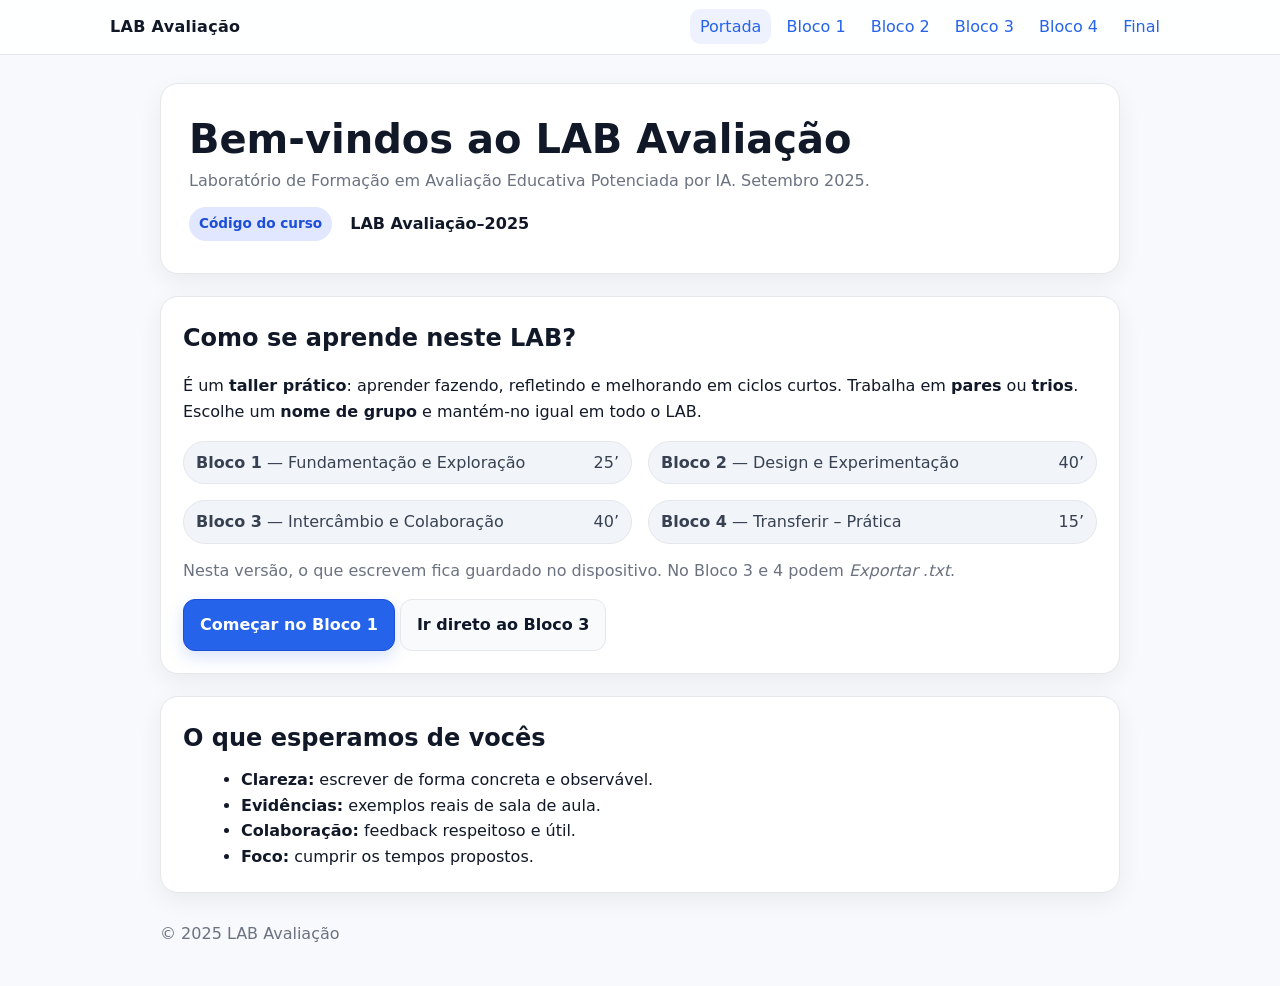
<file: index.html>
<!doctype html>
<html lang="pt-PT">
<head>
  <meta charset="utf-8" />
  <meta name="viewport" content="width=device-width, initial-scale=1" />
  <title>LAB Avaliação — Portada</title>
  <style>
    :root{
      --bg:#f7f9fc;
      --card:#ffffff;
      --text:#111827;
      --muted:#6b7280;
      --primary:#2563eb;
      --primary-600:#1d4ed8;
      --border:#e5e7eb;
      --shadow:0 8px 24px rgba(0,0,0,.06);
      --radius:18px;
    }
    *{box-sizing:border-box}
    html,body{margin:0;padding:0;background:var(--bg);color:var(--text);
      font:16px/1.6 system-ui,-apple-system,Segoe UI,Roboto,Ubuntu,"Helvetica Neue",Arial}
    a{color:var(--primary);text-decoration:none}
    /* Header */
    .site{position:sticky;top:0;background:rgba(255,255,255,.9);backdrop-filter:saturate(160%) blur(8px);
      border-bottom:1px solid var(--border);z-index:50}
    .wrap{max-width:1100px;margin:auto;padding:14px 20px;display:flex;align-items:center;justify-content:space-between;gap:16px}
    .brand{font-weight:800;letter-spacing:.3px}
    nav a{padding:8px 10px;border-radius:10px}
    nav a.active, nav a:hover{background:#eef2ff}
    /* Layout */
    .container{max-width:1000px;margin:28px auto;padding:0 20px;display:grid;gap:22px}
    .card{background:var(--card);border:1px solid var(--border);border-radius:var(--radius);box-shadow:var(--shadow);padding:22px}
    .hero{padding:32px 28px}
    h1{font-size:clamp(28px,4vw,40px);line-height:1.15;margin:0 0 6px}
    h2{margin:0 0 10px}
    .lead{color:var(--muted);margin:0 0 14px}
    .badge{display:inline-block;background:#e0e7ff;color:var(--primary-600);font-weight:700;font-size:.85rem;padding:6px 10px;border-radius:999px;margin-right:8px}
    .notice{display:flex;align-items:center;gap:10px;font-weight:600}
    .row{display:grid;grid-template-columns:repeat(12,1fr);gap:16px}
    .col-6{grid-column:span 6}
    @media (max-width:800px){.col-6{grid-column:1/-1}}
    .pill{display:inline-flex;align-items:center;gap:8px;background:#f1f5f9;border:1px solid var(--border);padding:8px 12px;border-radius:999px;color:#374151}
    .time{display:grid;grid-template-columns:1fr auto;gap:10px;align-items:center}
    .btn{display:inline-flex;align-items:center;justify-content:center;gap:8px;background:var(--primary);color:#fff;font-weight:700;
      padding:12px 16px;border-radius:12px;border:1px solid var(--primary-600);box-shadow:0 6px 16px rgba(37,99,235,.18);transition:.18s ease;cursor:pointer}
    .btn:hover{transform:translateY(-1px);box-shadow:0 10px 22px rgba(37,99,235,.22);background:var(--primary-600)}
    .btn.secondary{background:#f8fafc;color:#0f172a;border:1px solid var(--border);box-shadow:none}
    .btn.secondary:hover{background:#eef2ff;color:#0f172a}
    ul{margin:10px 0 0 18px}
    footer{max-width:1000px;margin:24px auto 40px;padding:0 20px;color:#6b7280}
  </style>
</head>
<body>
<header class="site">
  <div class="wrap">
    <div class="brand">LAB Avaliação</div>
    <nav>
      <a href="index.html" class="active">Portada</a>
      <a href="bloco1.html">Bloco 1</a>
      <a href="bloco2.html">Bloco 2</a>
      <a href="bloco3.html">Bloco 3</a>
      <a href="bloco4.html">Bloco 4</a>
      <a href="final.html">Final</a>
    </nav>
  </div>
</header>

<main class="container">
  <!-- Hero -->
  <section class="card hero">
    <h1>Bem-vindos ao LAB Avaliação</h1>
    <p class="lead">Laboratório de Formação em Avaliação Educativa Potenciada por IA. Setembro 2025.</p>
    <div class="notice"><span class="badge">Código do curso</span> LAB Avaliação–2025</div>
  </section>

  <!-- Como se aprende / Duração -->
  <section class="card">
    <h2>Como se aprende neste LAB?</h2>
    <p>
      É um <strong>taller prático</strong>: aprender fazendo, refletindo e melhorando em ciclos curtos.
      Trabalha em <strong>pares</strong> ou <strong>trios</strong>. Escolhe um <strong>nome de grupo</strong> e mantém-no igual em todo o LAB.
    </p>
    <div class="row" style="margin-top:6px">
      <div class="col-6"><div class="pill time"><span><strong>Bloco 1</strong> — Fundamentação e Exploração</span> <span>25’</span></div></div>
      <div class="col-6"><div class="pill time"><span><strong>Bloco 2</strong> — Design e Experimentação</span> <span>40’</span></div></div>
      <div class="col-6"><div class="pill time"><span><strong>Bloco 3</strong> — Intercâmbio e Colaboração</span> <span>40’</span></div></div>
      <div class="col-6"><div class="pill time"><span><strong>Bloco 4</strong> — Transferir – Prática</span> <span>15’</span></div></div>
    </div>
    <p style="margin-top:14px;color:var(--muted)">
      Nesta versão, o que escrevem fica guardado no dispositivo. No Bloco 3 e 4 podem <em>Exportar .txt</em>.
    </p>
    <p style="margin:14px 0 0">
      <a class="btn" href="bloco1.html">Começar no Bloco 1</a>
      <a class="btn secondary" href="bloco3.html">Ir direto ao Bloco 3</a>
    </p>
  </section>

  <!-- Expectatives -->
  <section class="card">
    <h2>O que esperamos de vocês</h2>
    <ul>
      <li><strong>Clareza:</strong> escrever de forma concreta e observável.</li>
      <li><strong>Evidências:</strong> exemplos reais de sala de aula.</li>
      <li><strong>Colaboração:</strong> feedback respeitoso e útil.</li>
      <li><strong>Foco:</strong> cumprir os tempos propostos.</li>
    </ul>
  </section>
</main>

<footer>© 2025 LAB Avaliação</footer>
</body>
</html>
</file>
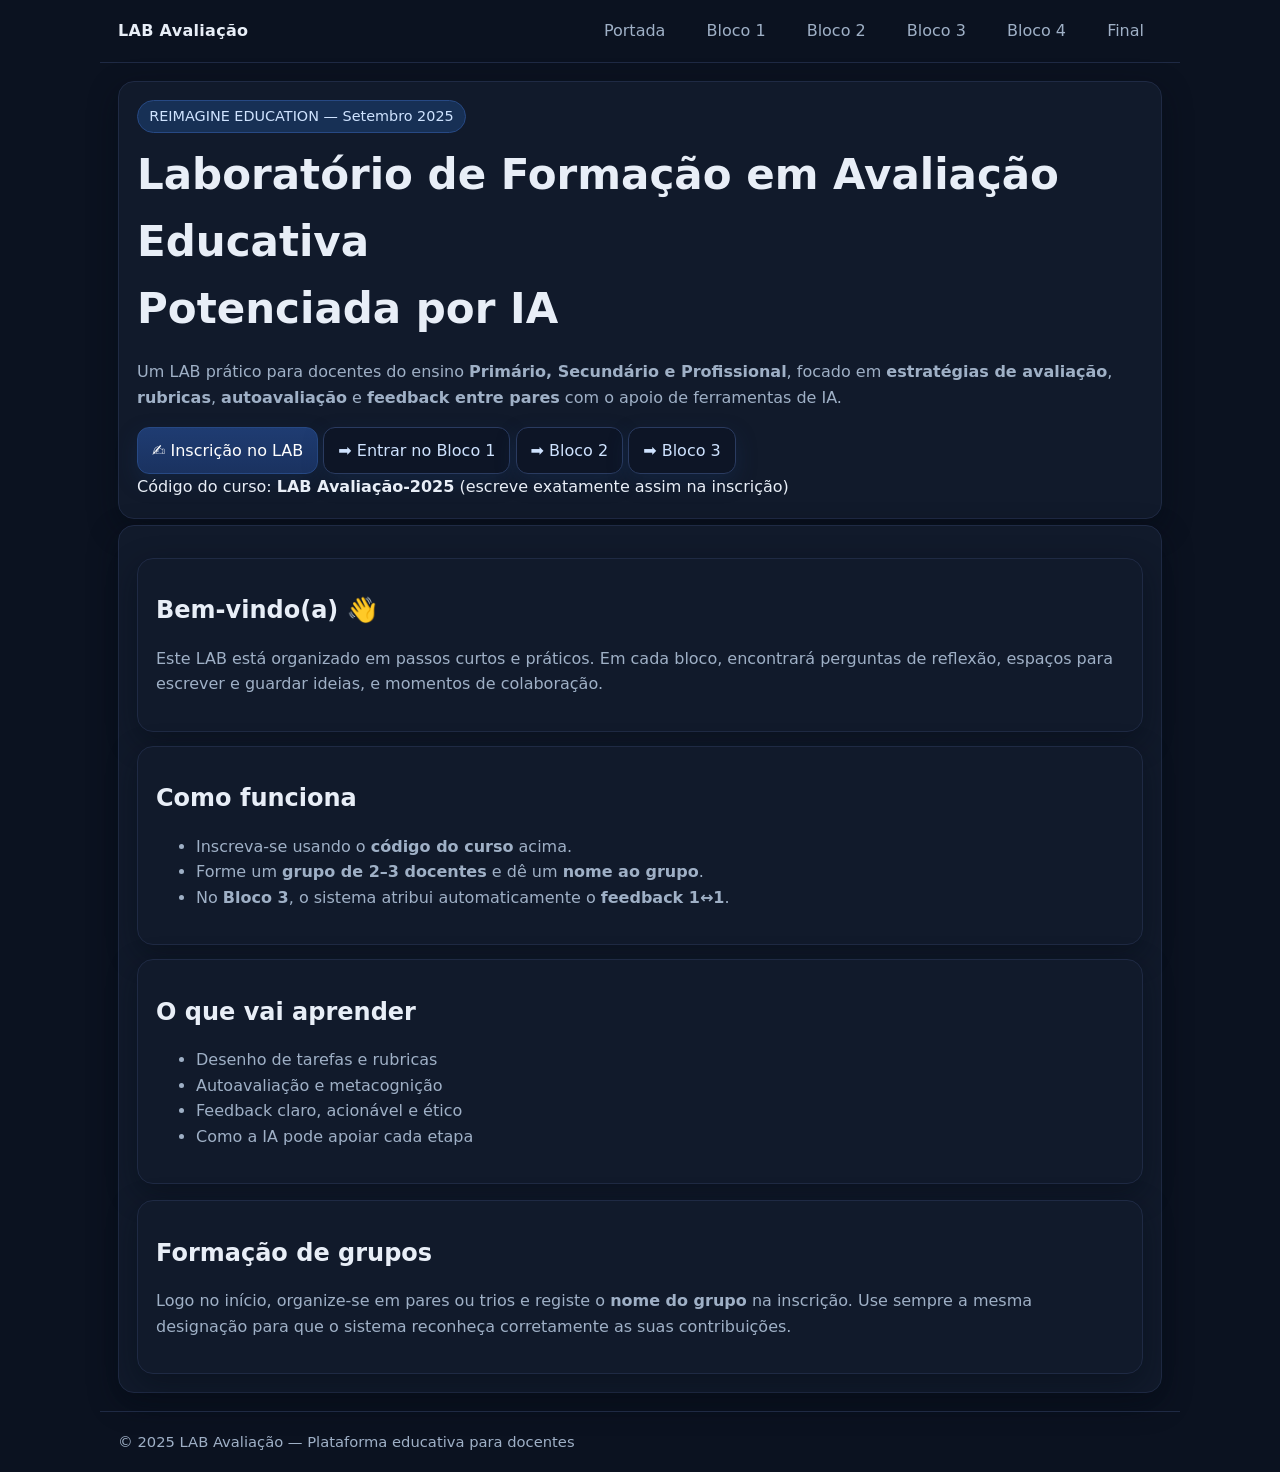
<file: lab-avaliacao-auditoria/index.html>
<!doctype html>
<html lang="pt-PT">
<head>
  <meta charset="utf-8" />
  <meta name="viewport" content="width=device-width, initial-scale=1" />
  <title>LAB Avaliação – Portada</title>
  <meta name="description" content="Laboratório de Formação em Avaliação Educativa Potenciada por IA. REIMAGINE EDUCATION. Setembro 2025.">
  <link rel="stylesheet" href="assets/style.css">



  
</head>
<body>
  <header class="wrap">
    <div class="brand">LAB Avaliação</div>
<nav>
  <a href="index.html" class="active">Portada</a>
  <a href="bloco1.html">Bloco 1</a>
  <a href="bloco2.html">Bloco 2</a>
  <a href="bloco3.html">Bloco 3</a>
  <a href="bloco4.html">Bloco 4</a>
  <a href="final.html">Final</a>
</nav>
  </header>

  <main>
    <section class="hero wrap">
      <div>
        <span class="badge">REIMAGINE EDUCATION — Setembro 2025</span>
        <h1>Laboratório de Formação em Avaliação Educativa<br/>Potenciada por IA</h1>
        <p>
          Um LAB prático para docentes do ensino <b>Primário, Secundário e Profissional</b>, focado em
          <b>estratégias de avaliação</b>, <b>rubricas</b>, <b>autoavaliação</b> e <b>feedback entre pares</b> com o apoio de ferramentas de IA.
        </p>
        <div class="cta">
          <!-- Substitui o link do Forms se tiveres um novo -->
          <a class="btn" href="https://forms.gle/6xL4aq1236qaYxDQ7" target="_blank" rel="noopener">
            ✍️ Inscrição no LAB
          </a>
          <a class="btn secondary" href="bloco1.html">➡️ Entrar no Bloco 1</a>
          <a class="btn secondary" href="bloco2.html">➡️ Bloco 2</a>
          <a class="btn secondary" href="bloco3.html">➡️ Bloco 3</a>
        </div>
        <div class="spacer"></div>
        <div class="tag">Código do curso: <b>LAB Avaliação-2025</b> (escreve exatamente assim na inscrição)</div>
      </div>
    </section>

    <section class="wrap" style="margin-top:6px">
      <div class="grid3">
        <div class="panel">
          <h2>Bem-vindo(a) 👋</h2>
          <p class="muted">
            Este LAB está organizado em passos curtos e práticos. Em cada bloco, encontrará perguntas de reflexão,
            espaços para escrever e guardar ideias, e momentos de colaboração.
          </p>
        </div>
        <div class="panel">
          <h2>Como funciona</h2>
          <ul class="list muted">
            <li>Inscreva-se usando o <b>código do curso</b> acima.</li>
            <li>Forme um <b>grupo de 2–3 docentes</b> e dê um <b>nome ao grupo</b>.</li>
            <li>No <b>Bloco 3</b>, o sistema atribui automaticamente o <b>feedback 1↔1</b>.</li>
          </ul>
        </div>
        <div class="panel">
          <h2>O que vai aprender</h2>
          <ul class="list muted">
            <li>Desenho de tarefas e rubricas</li>
            <li>Autoavaliação e metacognição</li>
            <li>Feedback claro, acionável e ético</li>
            <li>Como a IA pode apoiar cada etapa</li>
          </ul>
        </div>
      </div>
      <div class="panel" style="margin-top:16px">
        <h2>Formação de grupos</h2>
        <p class="muted">
          Logo no início, organize-se em pares ou trios e registe o <b>nome do grupo</b> na inscrição.
          Use sempre a mesma designação para que o sistema reconheça corretamente as suas contribuições.
        </p>
      </div>
    </section>
  </main>

  <footer class="wrap">
    <div>© 2025 LAB Avaliação — Plataforma educativa para docentes</div>
  </footer>
</body>
</html>
</file>
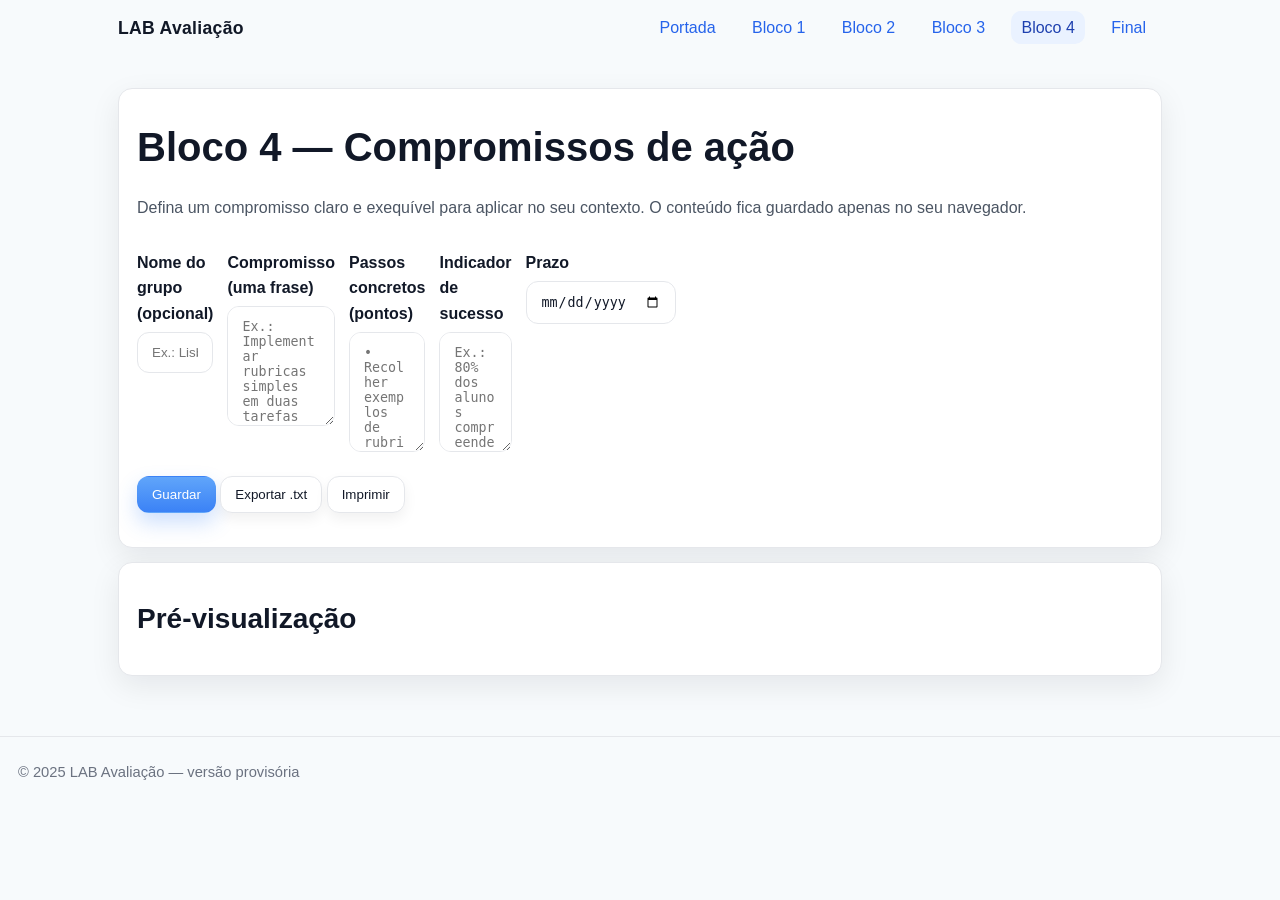
<file: bloco4.html>
<!doctype html>
<html lang="pt-PT">
<head>
  <meta charset="utf-8" />
  <meta name="viewport" content="width=device-width, initial-scale=1" />
  <title>LAB Avaliação — Bloco 4</title>
  <link rel="stylesheet" href="assets/style.css">
</head>
<body>
<header class="wrap">
  <div class="brand">LAB Avaliação</div>
<nav>
  <a href="index.html">Portada</a>
  <a href="bloco1.html">Bloco 1</a>
  <a href="bloco2.html">Bloco 2</a>
  <a href="bloco3.html">Bloco 3</a>
  <a href="bloco4.html" class="active">Bloco 4</a>
  <a href="final.html">Final</a>
</nav>
</header>

<main class="container">
  <section class="card">
    <h1>Bloco 4 — Compromissos de ação</h1>
    <p class="lead">Defina um compromisso claro e exequível para aplicar no seu contexto. O conteúdo fica guardado apenas no seu navegador.</p>

    <div class="row">
      <div>
        <label for="grupo">Nome do grupo (opcional)</label>
        <input id="grupo" type="text" placeholder="Ex.: Lisboa 3" />
      </div>
      <div>
        <label for="compromisso">Compromisso (uma frase)</label>
        <textarea id="compromisso" rows="3" placeholder="Ex.: Implementar rubricas simples em duas tarefas de avaliação."></textarea>
      </div>
      <div>
        <label for="passos">Passos concretos (pontos)</label>
        <textarea id="passos" rows="5" placeholder="• Recolher exemplos de rubricas
• Adaptar a uma tarefa específica
• Testar com a turma A
• Obter feedback e melhorar"></textarea>
      </div>
      <div>
        <label for="indicador">Indicador de sucesso</label>
        <textarea id="indicador" rows="3" placeholder="Ex.: 80% dos alunos compreendem os critérios antes de começar."></textarea>
      </div>
      <div>
        <label for="prazo">Prazo</label>
        <input id="prazo" type="date" />
      </div>
    </div>

    <p>
      <button class="btn" id="saveBtn">Guardar</button>
      <button class="btn secondary" id="exportTxtBtn">Exportar .txt</button>
      <button class="btn secondary" id="printBtn">Imprimir</button>
    </p>
    <p id="status"></p>
  </section>

  <section class="card">
    <h2>Pré-visualização</h2>
    <pre id="preview" class="small"></pre>
  </section>
</main>

<footer>© 2025 LAB Avaliação — versão provisória</footer>

<script>
const KEY = 'lab_compromisso_v1';

function ler() {
  try { return JSON.parse(localStorage.getItem(KEY)) || {}; }
  catch { return {}; }
}

function escrever(data) {
  localStorage.setItem(KEY, JSON.stringify(data));
}

function toLines(d) {
  const linhas = [];
  if (d.grupo) linhas.push(`Grupo: ${d.grupo}`);
  if (d.compromisso) linhas.push(`Compromisso: ${d.compromisso}`);
  if (d.passos) linhas.push('Passos:\n' + d.passos);
  if (d.indicador) linhas.push(`Indicador de sucesso: ${d.indicador}`);
  if (d.prazo) linhas.push(`Prazo: ${d.prazo}`);
  return linhas.join('\n\n');
}

function atualizarPreview() {
  const d = recolher();
  document.getElementById('preview').textContent = toLines(d);
}

function recolher() {
  return {
    grupo: document.getElementById('grupo').value.trim(),
    compromisso: document.getElementById('compromisso').value.trim(),
    passos: document.getElementById('passos').value.trim(),
    indicador: document.getElementById('indicador').value.trim(),
    prazo: document.getElementById('prazo').value
  };
}

function preencher(d) {
  document.getElementById('grupo').value = d.grupo || '';
  document.getElementById('compromisso').value = d.compromisso || '';
  document.getElementById('passos').value = d.passos || '';
  document.getElementById('indicador').value = d.indicador || '';
  document.getElementById('prazo').value = d.prazo || '';
  atualizarPreview();
}

document.getElementById('saveBtn').addEventListener('click', () => {
  const d = recolher();
  escrever(d);
  document.getElementById('status').textContent = 'Guardado no seu navegador.';
  atualizarPreview();
  setTimeout(()=>document.getElementById('status').textContent='', 2000);
});

['grupo','compromisso','passos','indicador','prazo'].forEach(id=>{
  document.getElementById(id).addEventListener('input', atualizarPreview);
});

document.getElementById('exportTxtBtn').addEventListener('click', () => {
  const blob = new Blob([toLines(recolher())], {type:'text/plain;charset=utf-8'});
  const a = document.createElement('a');
  a.href = URL.createObjectURL(blob);
  a.download = 'compromisso_bloco4.txt';
  a.click();
  URL.revokeObjectURL(a.href);
});

document.getElementById('printBtn').addEventListener('click', () => {
  window.print();
});

// inicializar
preencher(ler());
</script>
</body>
</html>
</file>
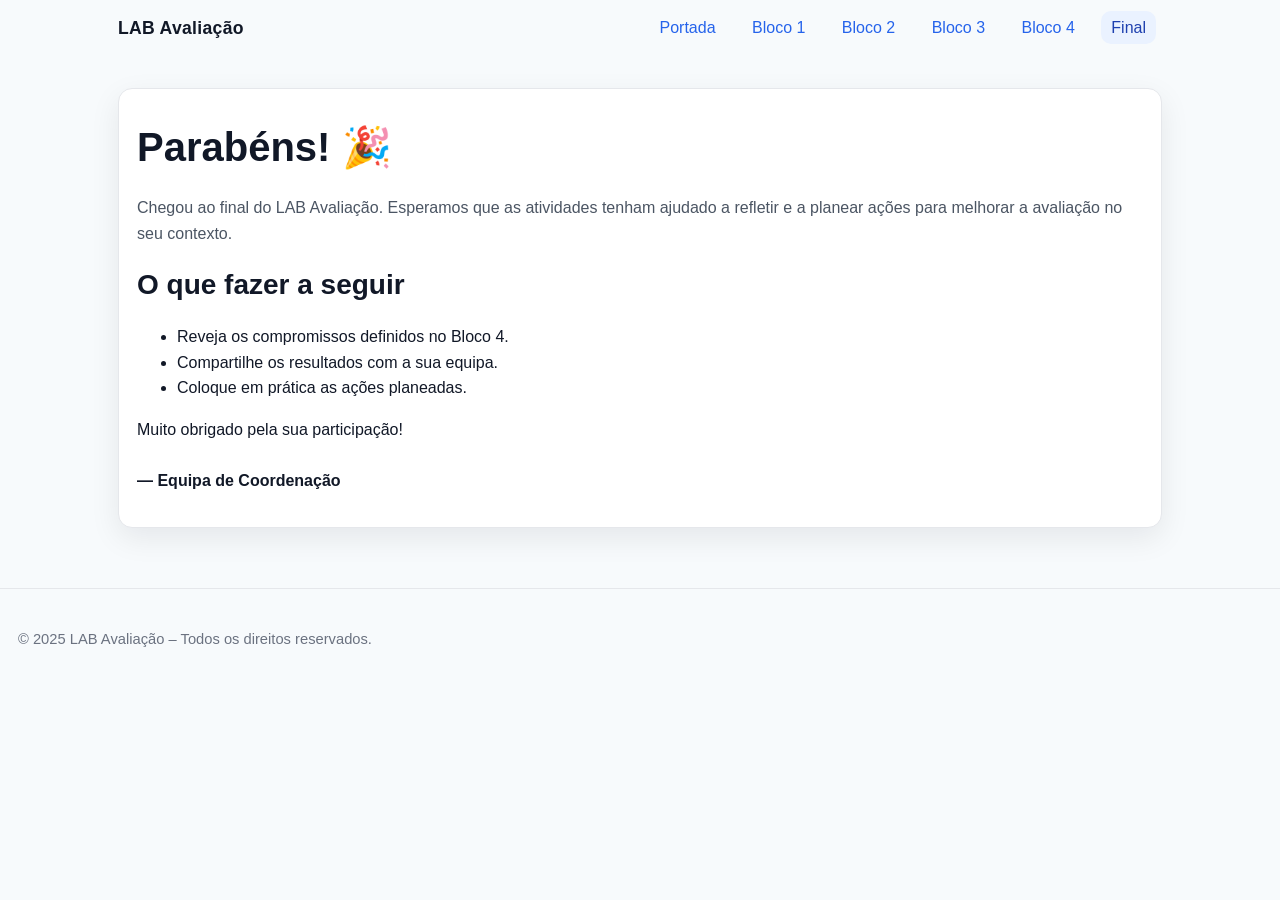
<file: final.html>
<!DOCTYPE html>
<html lang="pt-PT">
<head>
    <meta charset="UTF-8" />
    <meta name="viewport" content="width=device-width, initial-scale=1" />
    <title>LAB Avaliação – Final</title>
    <link rel="stylesheet" href="assets/style.css" />
</head>
<body>
    <header class="wrap">
        <div class="brand">LAB Avaliação</div>
<nav>
  <a href="index.html">Portada</a>
  <a href="bloco1.html">Bloco 1</a>
  <a href="bloco2.html">Bloco 2</a>
  <a href="bloco3.html">Bloco 3</a>
  <a href="bloco4.html">Bloco 4</a>
  <a href="final.html" class="active">Final</a>
</nav>
    </header>

    <main class="container">
        <section class="card">
            <h1>Parabéns! 🎉</h1>
            <p class="lead">
                Chegou ao final do LAB Avaliação. Esperamos que as atividades tenham ajudado a refletir e a planear ações para melhorar a avaliação no seu contexto.
            </p>

            <h2>O que fazer a seguir</h2>
            <ul>
                <li>Reveja os compromissos definidos no Bloco 4.</li>
                <li>Compartilhe os resultados com a sua equipa.</li>
                <li>Coloque em prática as ações planeadas.</li>
            </ul>

            <p>
                Muito obrigado pela sua participação!  
                <br><br>
                <strong>— Equipa de Coordenação</strong>
            </p>
        </section>
    </main>

    <footer>
        <p>&copy; 2025 LAB Avaliação – Todos os direitos reservados.</p>
    </footer>
</body>
</html>
</file>
<file: lab-avaliacao-auditoria/assets/style.css>
:root{
  --bg:#0b1220; --panel:#111a2b; --text:#e8eef7; --muted:#9fb0c6;
  --link:#7dd3fc; --brand:#4da3ff; --accent:#60a5fa; --border:#1f2a44;
  --ok:#22c55e; --warn:#f97316; --danger:#ef4444; --shadow:0 10px 30px rgba(4,10,20,.45);
}

*{box-sizing:border-box}
html,body{margin:0;height:100%;background:var(--bg);color:var(--text);
  font:16px/1.6 Inter, system-ui, -apple-system, 'Segoe UI', Roboto, Helvetica, Arial, sans-serif;
  -webkit-font-smoothing:antialiased; -moz-osx-font-smoothing:grayscale;
}

a{color:var(--link); text-decoration:none}
a:hover{opacity:.9; text-decoration:underline}

.wrap,.container,main{max-width:1080px;margin:0 auto;padding:18px}
header{display:flex;align-items:center;justify-content:space-between;gap:16px;
  padding:14px 18px;border-bottom:1px solid var(--border);
  background:linear-gradient(180deg,#0b1220 0,#0b1220d9 100%)
}
.brand{font-weight:800;letter-spacing:.3px}
nav a{color:var(--muted);margin:0 8px;padding:8px 10px;border-radius:10px}
nav a:hover{background:#1a2742;color:#e7eef7}
.btn{display:inline-flex;gap:.6rem;align-items:center;background:linear-gradient(180deg,#1f3c72,#1a3260);
  border:1px solid #274984;color:#fff;padding:10px 14px;border-radius:12px;cursor:pointer;
  box-shadow:0 8px 20px rgba(23,51,94,.35); transition:filter .15s ease, transform .02s ease}
.btn:hover{filter:brightness(1.07)} .btn:active{transform:translateY(1px)}
.btn.secondary{background:#0d1526;color:#cfe3ff;border-color:#2a3b60}
.badge{display:inline-block;font-size:.9rem;padding:.25rem .7rem;border-radius:999px;
  background:#173055;border:1px solid #274984;color:#cfe3ff}
.card,.panel,section{background:var(--panel);border:1px solid var(--border);
  border-radius:16px;padding:18px;box-shadow:var(--shadow); margin-top:14px}
h1{font-size:clamp(26px,4.2vw,42px);margin:.2em 0 .4em;font-weight:800}
h2{font-size:clamp(18px,2.4vw,24px);margin:.6em 0 .3em;font-weight:700}
h3{font-size:18px;margin:.6em 0 .2em}
p,li{color:var(--muted)}
input,textarea,select{
  width:100%;border:1px solid #2a3b60;background:#0f1830;color:#e7eef7;
  border-radius:12px;padding:12px 14px;outline:none; transition:box-shadow .15s,border-color .15s
}
input::placeholder,textarea::placeholder{color:#7c8aa3}
input:focus,textarea:focus,select:focus{border-color:var(--brand);box-shadow:0 0 0 4px rgba(77,163,255,.18)}
table{width:100%;border-collapse:collapse}
th,td{padding:10px 12px;border-bottom:1px solid var(--border)} th{text-align:left}
footer{padding:24px 18px;border-top:1px solid var(--border);margin-top:28px;color:var(--muted);font-size:.92rem}
.notice{padding:10px 12px;border-radius:12px;border:1px solid #274984;background:#0f1930;color:#cfe3ff}
.ok{color:var(--ok)} .warn{color:var(--warn)} .danger{color:var(--danger)}
</file>
<file: assets/style.css>
:root{
  --bg:#f7fafc;
  --panel:#ffffff;
  --text:#111827;
  --muted:#4b5563;
  --link:#2563eb;
  --accent:#60a5fa;
  --accent-strong:#1d4ed8;
  --ok:#16a34a;
  --warn:#ea580c;
  --danger:#dc2626;
  --border:#e5e7eb;
  --shadow:0 10px 30px rgba(2,6,23,.08);
  --radius:14px;
}

*{box-sizing:border-box}
html,body{margin:0;height:100%;}
body{
  background:var(--bg);
  color:var(--text);
  font:16px/1.6 -apple-system,BlinkMacSystemFont,"Segoe UI",Roboto,Helvetica,Arial,"Apple Color Emoji","Segoe UI Emoji";
  -webkit-font-smoothing:antialiased; -moz-osx-font-smoothing:grayscale;
}

a{color:var(--link);text-decoration:none;transition:color .15s ease}
a:hover{color:var(--accent-strong)}

header.site{
  position:sticky; top:0; z-index:20;
  background:rgba(255,255,255,.9);
  backdrop-filter:saturate(180%) blur(8px);
  border-bottom:1px solid var(--border);
}
.wrap{max-width:1080px;margin:0 auto;padding:14px 18px;display:flex;align-items:center;gap:16px;justify-content:space-between}
.brand{font-weight:800;font-size:1.1rem;letter-spacing:.3px}
nav a{margin:0 6px;padding:8px 10px;border-radius:10px}
nav a.active, nav a:hover{background:#eaf2ff;color:#1e40af}

.container{max-width:1080px;margin:0 auto;padding:18px}
.card{
  background:var(--panel);
  border:1px solid var(--border);
  border-radius:var(--radius);
  padding:18px;
  box-shadow:var(--shadow);
  margin:14px 0;
}
.hero{padding:28px}

h1{font-size:clamp(26px,4.2vw,40px); margin:.2em 0 .3em; font-weight:800}
h2{font-size:clamp(20px,3vw,28px); margin:.6em 0 .3em; font-weight:700}
h3{font-size:clamp(18px,2.4vw,22px); margin:.6em 0 .3em; font-weight:700}

.lead{color:var(--muted)}
.small{font-size:.92rem;color:#4b5563}

label{display:block;font-weight:600;margin:.8rem 0 .35rem}
input, textarea, select{
  width:100%;
  background:#fff;
  color:var(--text);
  border:1px solid var(--border);
  border-radius:12px;
  padding:12px 14px;
  transition: box-shadow .15s ease, border-color .15s ease;
}
textarea{min-height:120px; resize:vertical}
input:focus, textarea:focus, select:focus{
  border-color:var(--accent);
  box-shadow:0 0 0 4px rgba(96,165,250,.25);
  outline:none;
}

.row{display:grid; grid-template-columns:repeat(12,1fr); gap:14px}
.col-6{grid-column:span 6}
.col-12{grid-column:span 12}

.btn{
  display:inline-flex;align-items:center;gap:.5rem;
  padding:10px 14px;border-radius:12px;cursor:pointer;border:1px solid transparent;
  background:linear-gradient(180deg,#60a5fa,#3b82f6);color:#fff;box-shadow:0 10px 20px rgba(59,130,246,.25);
  transition: transform .06s ease, filter .2s ease, box-shadow .2s ease
}
.btn:hover{filter:brightness(1.06)}
.btn:active{transform:translateY(1px)}
.btn.secondary{background:#fff;color:var(--text);border:1px solid var(--border); box-shadow:0 6px 14px rgba(2,6,23,.06)}
.btn.warn{background:linear-gradient(180deg,#fb923c,#f97316)}

.notice{background:#f8fafc;border:1px solid var(--border);border-radius:12px;padding:12px;color:#374151}
.badge{display:inline-block; padding:.2rem .6rem; border-radius:999px; background:#eaf2ff; color:#1e40af; border:1px solid #c7dbff}

footer{padding:24px 18px;border-top:1px solid var(--border);margin-top:28px;color:#6b7280;font-size:.92rem}

@media (max-width: 860px){
  .row{grid-template-columns:repeat(6,1fr)}
  .col-6{grid-column:span 6}
}
</file>
